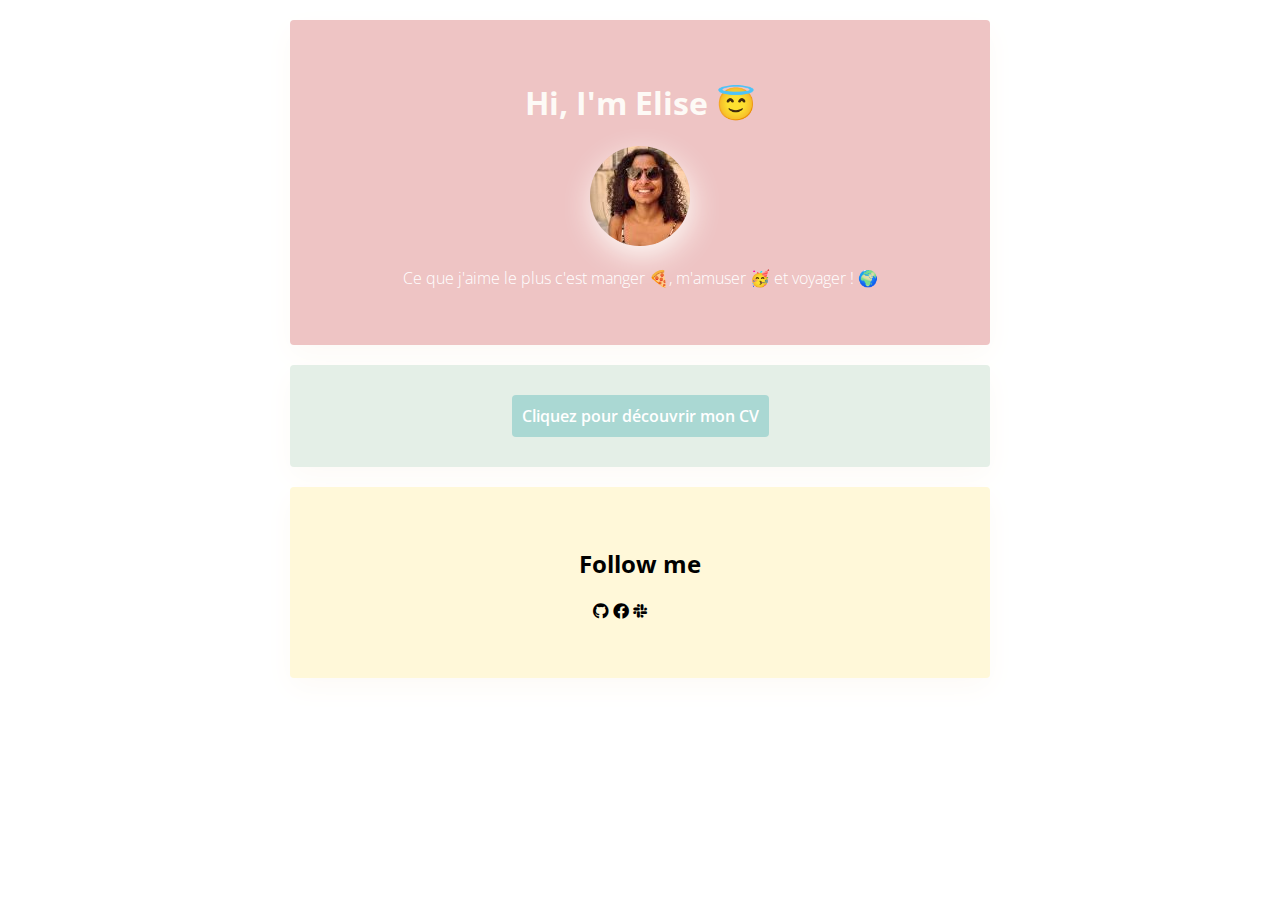
<file: index.html>
<!DOCTYPE html>
<html>
  <head>
    <meta charset="UTF-8">
    <meta name="viewport" content="width=device-width, initial-scale=1">
    <link rel="stylesheet" href="https://use.fontawesome.com/releases/v5.6.3/css/all.css">
    <link rel="stylesheet" href="style.css"/>
    <title>Elise profile</title>
  </head>
    <body>
      <div class="container" text-align: center>
        <div class="card-color" id ="bloc-rose">
          <h1>Hi, I'm Elise 😇</h1>
          <img class="avatar" src="images/avatar.jpg" alt="Avatar Elise">
          <p class="presentation">Ce que j'aime le plus c'est manger 🍕, m'amuser 🥳 et voyager ! 🌍</p>
        </div>
        <div class="card-color" id ="cv">
          <a href="file://wsl%24/Ubuntu/home/elise/code/Elise-couzi/fullstack-challenges/04-Front-End/01-HTML-and-CSS/02-Fonts-and-colors/profile/cv.html" class="button" target="_blank">Cliquez pour découvrir mon CV</a>
        </div>
        <div class="card-color" id="bloc-jaune">
          <h2>Follow me</h2>
          <ul class="RS">
            <li><a href="https://github.com/Elise-couzi" target="_blank"></a>
              <i class="fab fa-github"></i>
            </li>
            <li><a href="https://www.facebook.com/elise.couzi/" target="_blank"></a>
              <i class="fab fa-facebook"></i>
            </li>
            <li><a href="https://app.slack.com/client/T02NE0241/D020NHK9VR8/user_profile/U020FQ5BY2J" target="_blank"></a>
              <i class="fab fa-slack"></i>
            </li>
          </ul>
        </div>
    </div>
    </body>
</html>
</file>
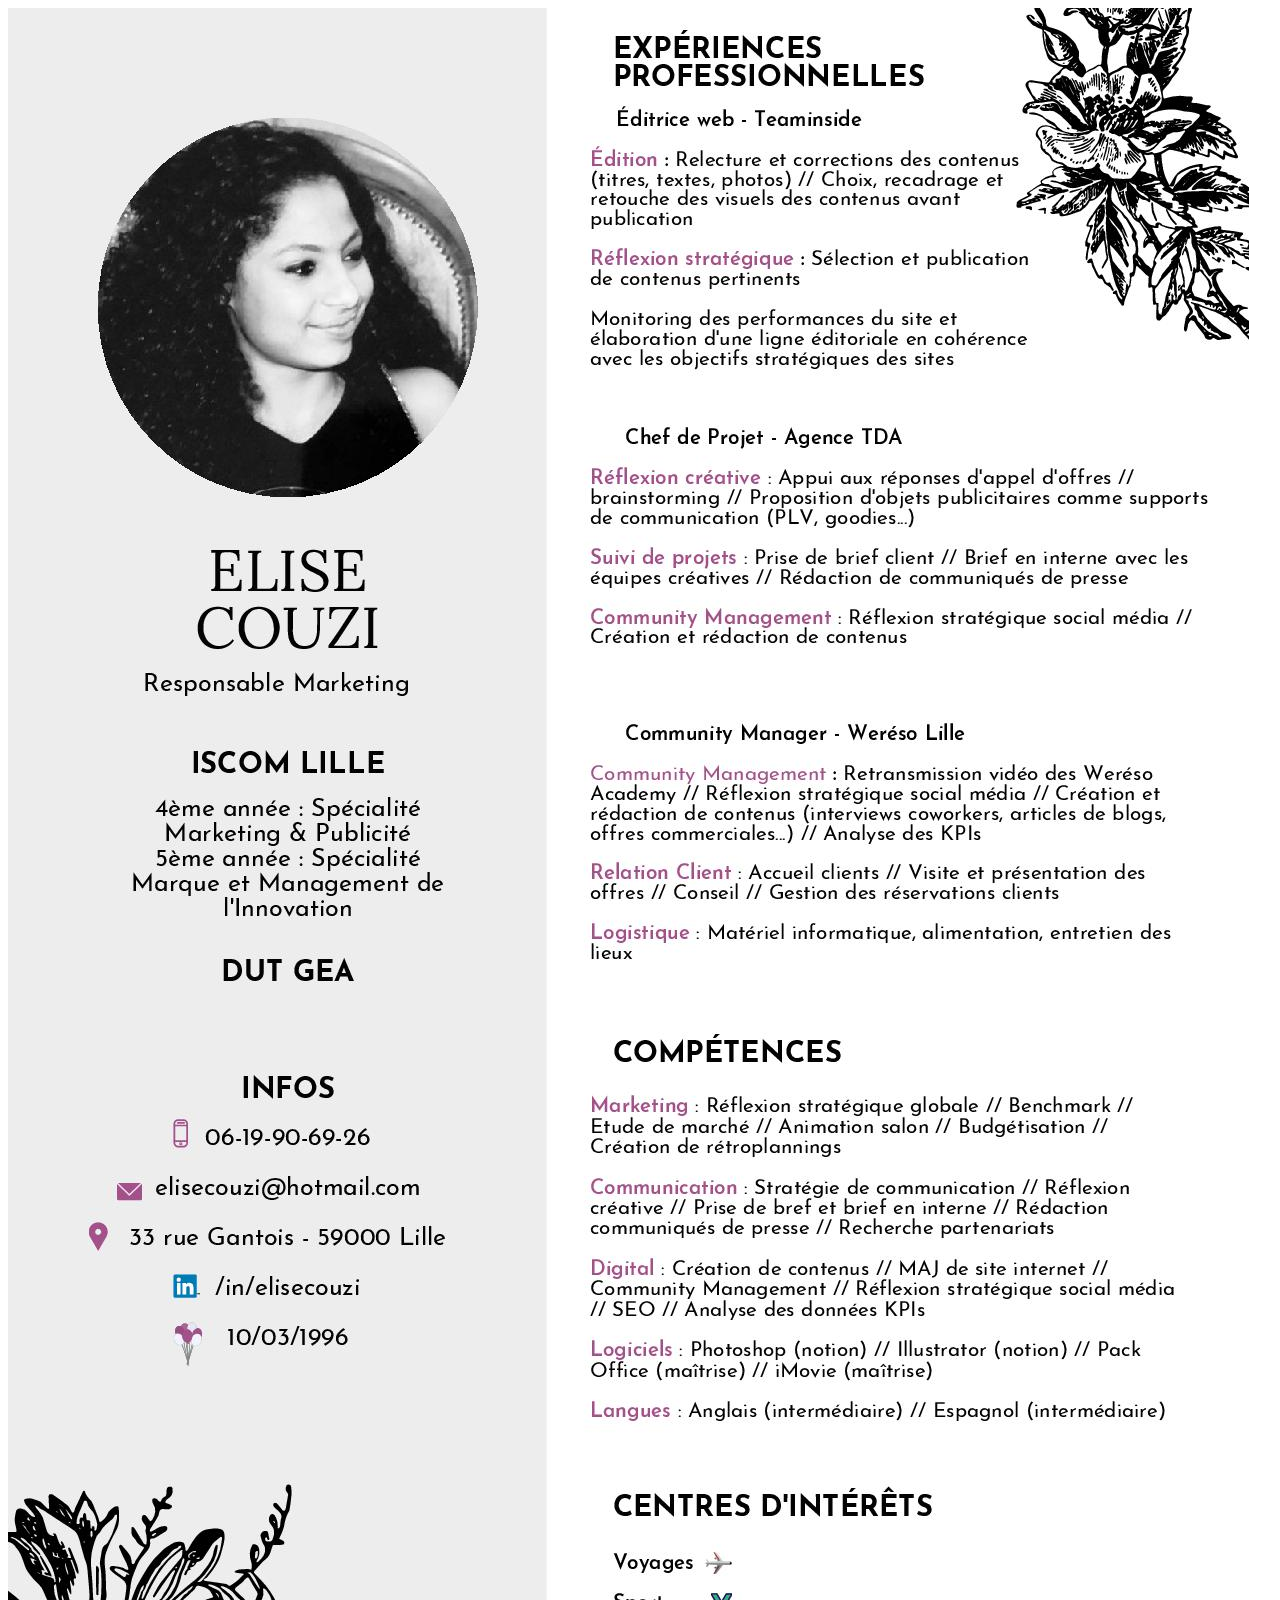
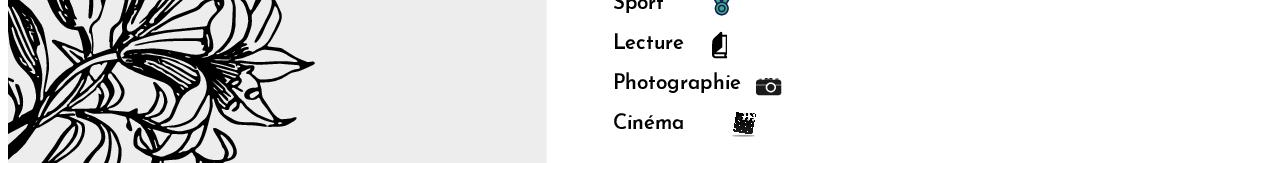
<file: cv.html>
<!DOCTYPE html>
<html>
  <head>
    <meta charset="UTF-8">
      <link rel="stylesheet" href="https://use.fontawesome.com/releases/v5.6.3/css/all.css">
      <title>Elise CV</title>
  </head>
  <body>
    <img src="images/CV.jpg" alt="CV Elise">
  </body>
</html>
</file>
<file: style.css>
@import url("http://fonts.googleapis.com/css?family=Open+Sans:400,300,700|Poppins:300,400,500,700");

body {
  font-family: 'Open Sans', sans-serif;
  font-weight: 300; /* if you want the light version */
}
@media (max-width: 960px) {
  .container {
    width: 700px;
  }
}

@media (max-width: 720px) {
  /* For a screen < 720px, this CSS will be read */
  .container {
    width: 500px;
  }
}

.container {
  width: 700px;
  margin: 0 auto;
}

@media (max-width: 540px) {
  /* For a screen < 540px, this CSS will be read */
  .container {
    width: 300px;
  }
}

h1 {
  border: 3px;
  color: #fdfaf6;
  justify-content: center;
}

a {
  text-decoration: none;
  color: white;
  font-weight: 600;
  font-size: 16px;
}

.avatar {
  border-radius: 50px;
  box-shadow: 2px 10px 30px #fdfaf6;
  justify-content: center;
}

.card-color {
  background-color: white;
  padding: 40px;
  box-shadow: 0px 10px 30px #fdfaf6;
  border-radius: 4px;
  margin: 20px 0px;
  text-align: center;
}

#bloc-rose {
  background-color: #eec4c4;
}

#cv {
  background-color: #e4efe7;
  margin: 10px 0;
  padding: 40px;
}

.button {
  background-color: #aad8d3;
  border-radius: 4px;
  margin: 10px 0;
  padding: 10px
}

.RS {
  list-style: none;
  width: 500px;
}

.RS li {
  display: inline
}

.presentation {
  color: white
}

#bloc-jaune {
  background-color: #fff8d9;
  justify-content: center;
}

div {
  display: block;
}
</file>
